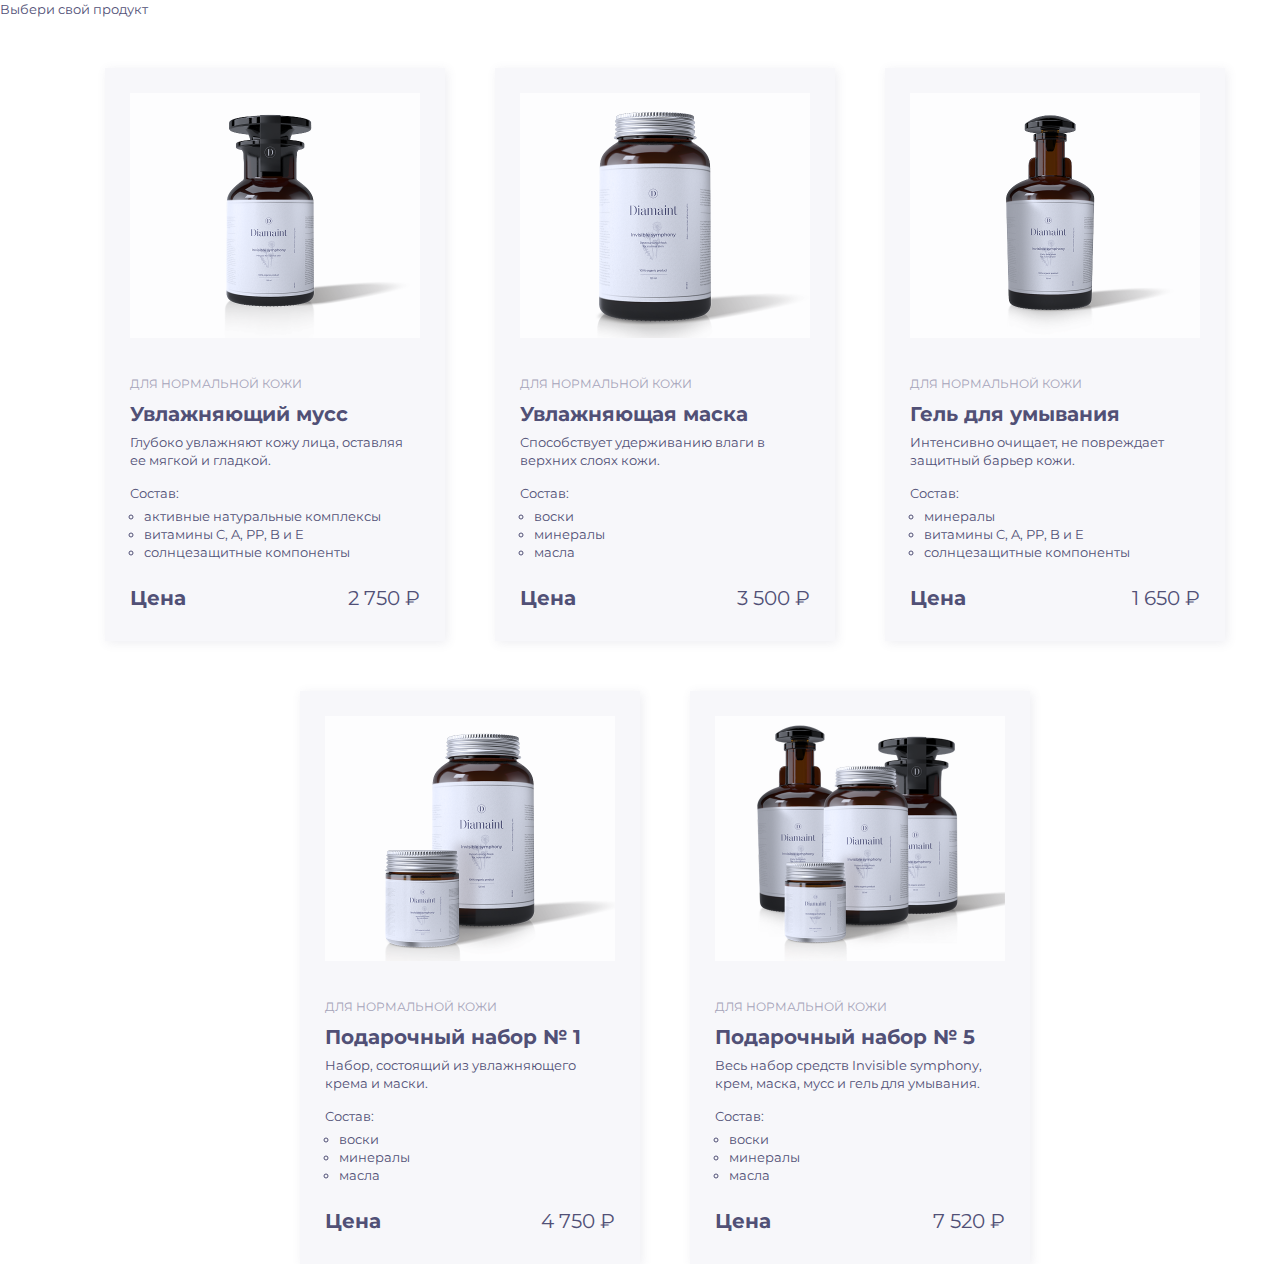
<file: verstka/index.html>
<!DOCTYPE html>
<html lang="en">

<head>
  <meta charset="UTF-8">
  <meta name="viewport" content="width=device-width, initial-scale=1.0">
  <title>Product Card</title>
  <link rel="stylesheet" href="style.css">
  <link rel="preconnect" href="https://fonts.googleapis.com">
  <link rel="preconnect" href="https://fonts.gstatic.com" crossorigin>
  <link href="https://fonts.googleapis.com/css2?family=Montserrat:ital,wght@0,100..900;1,100..900&display=swap"
    rel="stylesheet">
</head>

<body>
  <h1 class="main-headline">Выбери свой продукт</h1>
  <ul class="all-product-cards">
    <li>
      <div class="card-container">
        <img src="img/moiste mousse.png" alt="Фотография увлажняющего мусса" width="290" height="245">
        <span class="product-category">для нормальной кожи</span>
        <h3 class="product-name">Увлажняющий мусс</h3>
        <p class="product-description">Глубоко увлажняют кожу лица, оставляя ее мягкой и гладкой.</p>
        <span>Состав:</span>
        <ul class="product-compound">
          <li class="product-compound-item">активные натуральные комплексы</li>
          <li class="product-compound-item">витамины C, A, PP, B и E</li>
          <li class="product-compound-item">солнцезащитные компоненты</li>
        </ul>
        <div class="product-price-container">
          <span class="product-price-lable">Цена</span>
          <span class="product-price">2 750 &#8381;</span>
        </div>
      </div>
    </li>
    <li>
      <div class="card-container">
        <img src="img/moisturizing mask.png" alt="Фотография увлажняющей маски" width="290" height="245">
        <span class="product-category">для нормальной кожи</span>
        <h3 class="product-name">Увлажняющая маска</h3>
        <p class="product-description">Способствует удерживанию влаги в верхних слоях кожи.</p>
        <span>Состав:</span>
        <ul class="product-compound">
          <li class="product-compound-item">воски</li>
          <li class="product-compound-item">минералы</li>
          <li class="product-compound-item">масла</li>
        </ul>
        <div class="product-price-container">
          <span class="product-price-lable">Цена</span>
          <span class="product-price">3 500 &#8381;</span>
        </div>
      </div>
    </li>
    <li>
      <div class="card-container">
        <img src="img/cleansing gel.png" alt="Фотография геля для умывания" width="290" height="245">
        <span class="product-category">для нормальной кожи</span>
        <h3 class="product-name">Гель для умывания</h3>
        <p class="product-description">Интенсивно очищает, не повреждает защитный барьер кожи.</p>
        <span>Состав:</span>
        <ul class="product-compound">
          <li class="product-compound-item">минералы</li>
          <li class="product-compound-item">витамины C, A, PP, B и E</li>
          <li class="product-compound-item">солнцезащитные компоненты</li>
        </ul>
        <div class="product-price-container">
          <span class="product-price-lable">Цена</span>
          <span class="product-price">1 650 &#8381;</span>
        </div>
      </div>
    </li>
    <li>
      <div class="card-container">
        <img src="img/gift set1.png" alt="Фотография подарочного набора номер 1" width="290" height="245">
        <span class="product-category">для нормальной кожи</span>
        <h3 class="product-name">Подарочный набор &#8470; 1</h3>

        <p class="product-description">Набор, состоящий из увлажняющего крема и маски.</p>
        <span>Состав:</span>
        <ul class="product-compound">
          <li class="product-compound-item">воски</li>
          <li class="product-compound-item">минералы</li>
          <li class="product-compound-item">масла</li>
        </ul>
        <div class="product-price-container">
          <span class="product-price-lable">Цена</span>
          <span class="product-price">4 750 &#8381;</span>
        </div>
      </div>
    </li>
    <li>
      <div class="card-container">
        <img src="img/gift set5.png" alt="Фотография подарочного набора номер 5" width="290" height="245">
        <span class="product-category">для нормальной кожи</span>
        <h3 class="product-name">Подарочный набор &#8470; 5</h3>
        <p class="product-description">Весь набор средств Invisible symphony, крем, маска, мусс и гель для умывания.</p>
        <span>Состав:</span>
        <ul class="product-compound">
          <li class="product-compound-item">воски</li>
          <li class="product-compound-item">минералы</li>
          <li class="product-compound-item">масла</li>
        </ul>
        <div class="product-price-container">
          <span class="product-price-lable">Цена</span>
          <span class="product-price">7 520 &#8381;</span>
        </div>
      </div>
    </li>
  </ul>
</body>

</html>
</file>
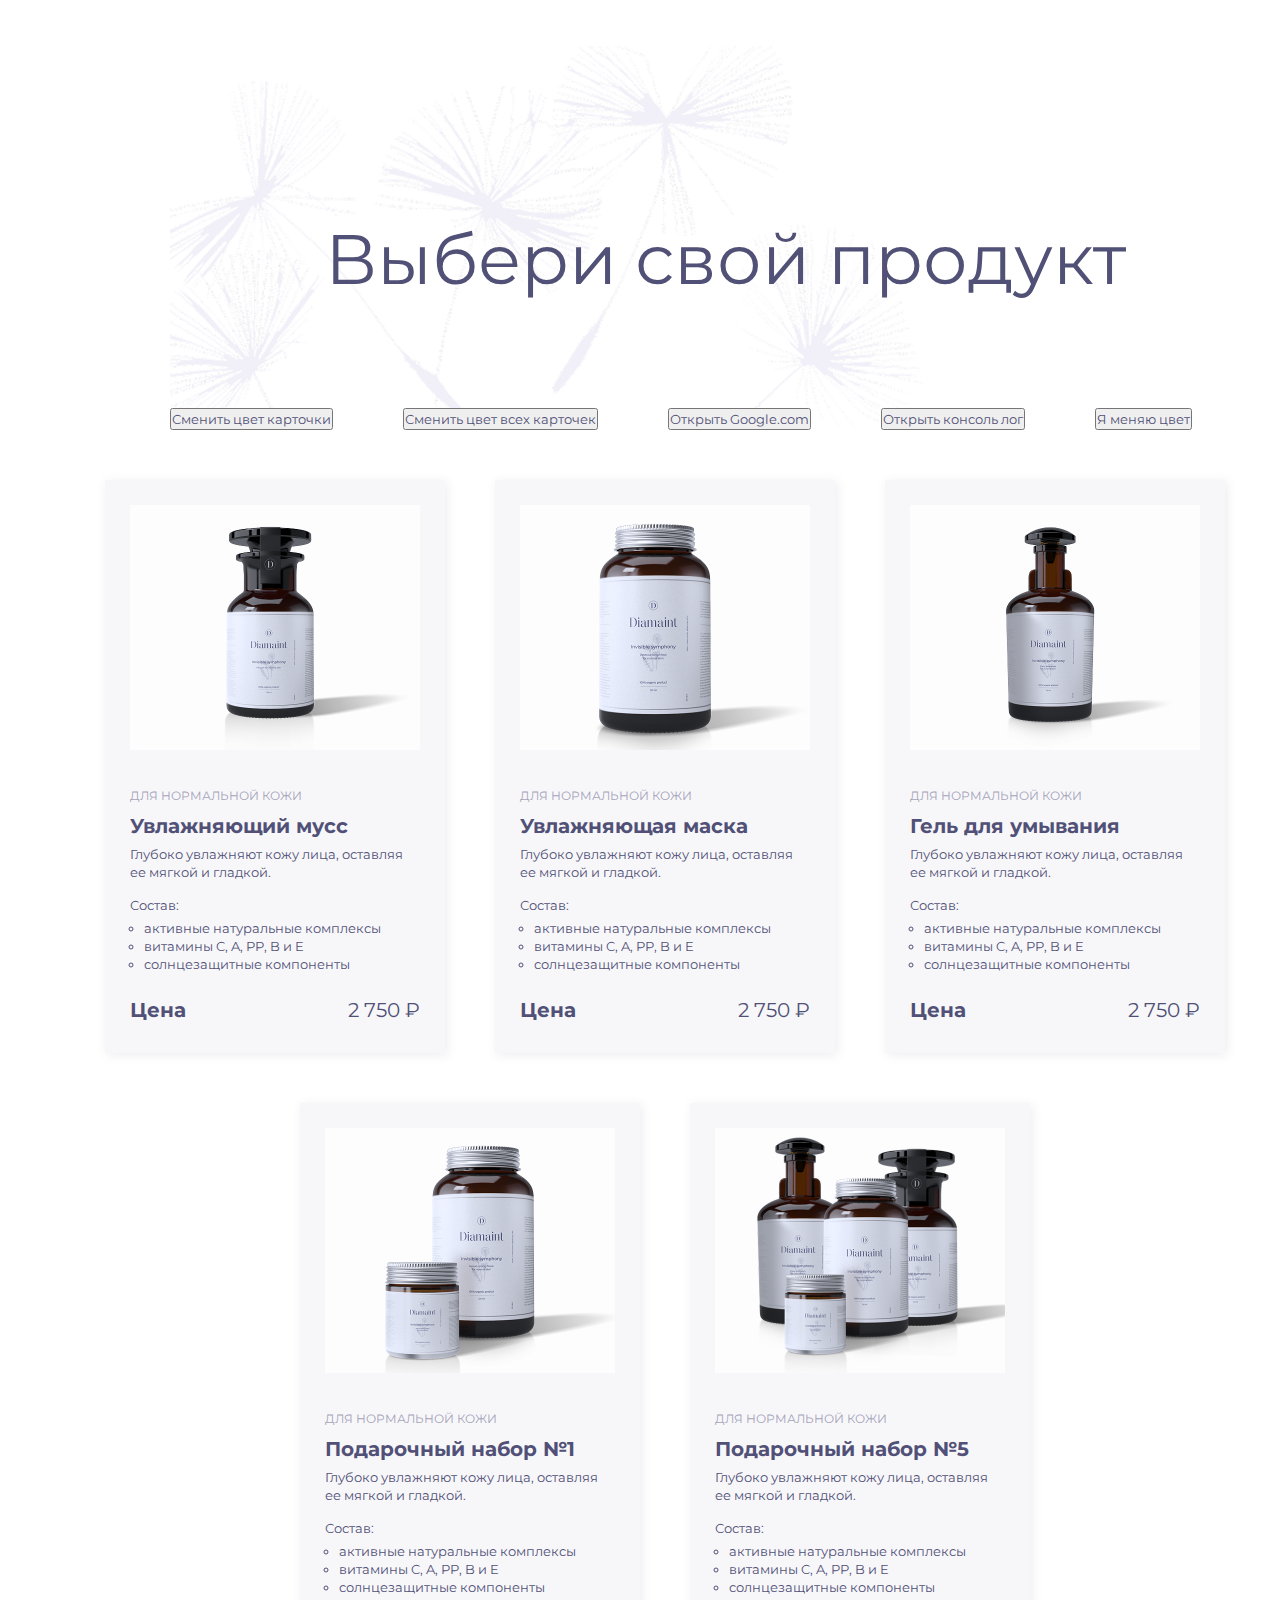
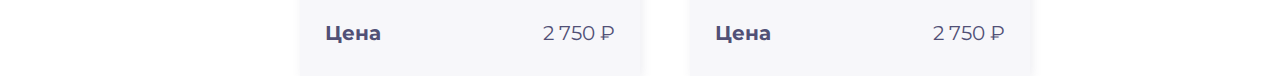
<file: indeх.html>
<!DOCTYPE html>
<html lang="en">

<head>
  <meta charset="UTF-8">
  <meta name="viewport" content="width=device-width, initial-scale=1.0">
  <title>Product Card</title>
  <link rel="stylesheet" href="style.css">
  <link rel="preconnect" href="https://fonts.googleapis.com">
  <link rel="preconnect" href="https://fonts.gstatic.com" crossorigin>
  <link href="https://fonts.googleapis.com/css2?family=Montserrat:ital,wght@0,100..900;1,100..900&display=swap"
    rel="stylesheet">
</head>

<body>
  <div class="bg-container">
    <h1 class="headline">Выбери свой продукт</h1>
    <div class="btn-list">
      <button id="card-color-switch-btn">Сменить цвет карточки</button>
      <button id="all-card-color-switch-btn">Сменить цвет всех карточек</button>
      <button id="open-page-google-btn">Открыть Google.com</button>
      <button id="output-log-btn">Открыть консоль лог</button>
      <button id="change-color-btn">Я меняю цвет</button>
    </div>
  </div>
  <ul class="all-product-cards">
    <li class="card-container">
      <img src="images/damp-mousse.png" alt="Увлажняющий мусс" width="290" height="245">
      <span class="product-category">для нормальной кожи</span>
      <h3 class="product-name">Увлажняющий мусс</h3>
      <p class="product-description">Глубоко увлажняют кожу лица, оставляя ее мягкой и гладкой.</p>
      <span>Состав:</span>
      <ul class="product-compound">
        <li class="product-compound-item">активные натуральные комплексы</li>
        <li class="product-compound-item">витамины C, A, PP, B и E</li>
        <li class="product-compound-item">солнцезащитные компоненты</li>
      </ul>
      <div class="product-price-container">
        <span class="product-price-label">Цена</span>
        <span class="product-price">2 750 &#8381;</span>
      </div>
    </li>
    <li class="card-container">
      <img src="images/moist-mask.png" alt="Увлажняющая маска" width="290" height="245">
      <span class="product-category">для нормальной кожи</span>
      <h3 class="product-name">Увлажняющая маска</h3>
      <p class="product-description">Глубоко увлажняют кожу лица, оставляя ее мягкой и гладкой.</p>
      <span>Состав:</span>
      <ul class="product-compound">
        <li class="product-compound-item">активные натуральные комплексы</li>
        <li class="product-compound-item">витамины C, A, PP, B и E</li>
        <li class="product-compound-item">солнцезащитные компоненты</li>
      </ul>
      <div class="product-price-container">
        <span class="product-price-label">Цена</span>
        <span class="product-price">2 750 &#8381;</span>
      </div>
    </li>
    <li class="card-container">
      <img src="images/сlean-gel.png" alt="Гель для умывания" width="290" height="245">
      <span class="product-category">для нормальной кожи</span>
      <h3 class="product-name">Гель для умывания</h3>
      <p class="product-description">Глубоко увлажняют кожу лица, оставляя ее мягкой и гладкой.</p>
      <span>Состав:</span>
      <ul class="product-compound">
        <li class="product-compound-item">активные натуральные комплексы</li>
        <li class="product-compound-item">витамины C, A, PP, B и E</li>
        <li class="product-compound-item">солнцезащитные компоненты</li>
      </ul>
      <div class="product-price-container">
        <span class="product-price-label">Цена</span>
        <span class="product-price">2 750 &#8381;</span>
      </div>
    </li>
    <li class="card-container">
      <img src="images/gift-set-1.png" alt="Подарочный набор №1" width="290" height="245">
      <span class="product-category">для нормальной кожи</span>
      <h3 class="product-name">Подарочный набор №1</h3>
      <p class="product-description">Глубоко увлажняют кожу лица, оставляя ее мягкой и гладкой.</p>
      <span>Состав:</span>
      <ul class="product-compound">
        <li class="product-compound-item">активные натуральные комплексы</li>
        <li class="product-compound-item">витамины C, A, PP, B и E</li>
        <li class="product-compound-item">солнцезащитные компоненты</li>
      </ul>
      <div class="product-price-container">
        <span class="product-price-label">Цена</span>
        <span class="product-price">2 750 &#8381;</span>
      </div>
    </li>
    <li class="card-container">
      <img src="images/gift-set-5.png" alt="Подарочный набор №5" width="290" height="245">
      <span class="product-category">для нормальной кожи</span>
      <h3 class="product-name">Подарочный набор №5</h3>
      <p class="product-description">Глубоко увлажняют кожу лица, оставляя ее мягкой и гладкой.</p>
      <span>Состав:</span>
      <ul class="product-compound">
        <li class="product-compound-item">активные натуральные комплексы</li>
        <li class="product-compound-item">витамины C, A, PP, B и E</li>
        <li class="product-compound-item">солнцезащитные компоненты</li>
      </ul>
      <div class="product-price-container">
        <span class="product-price-label">Цена</span>
        <span class="product-price">2 750 &#8381;</span>
      </div>
    </li>
  </ul>
  <script src="main.js"></script>
  <script src="homework-5.js"></script>
  <script src="homework-6.js"></script>
</body>
</file>
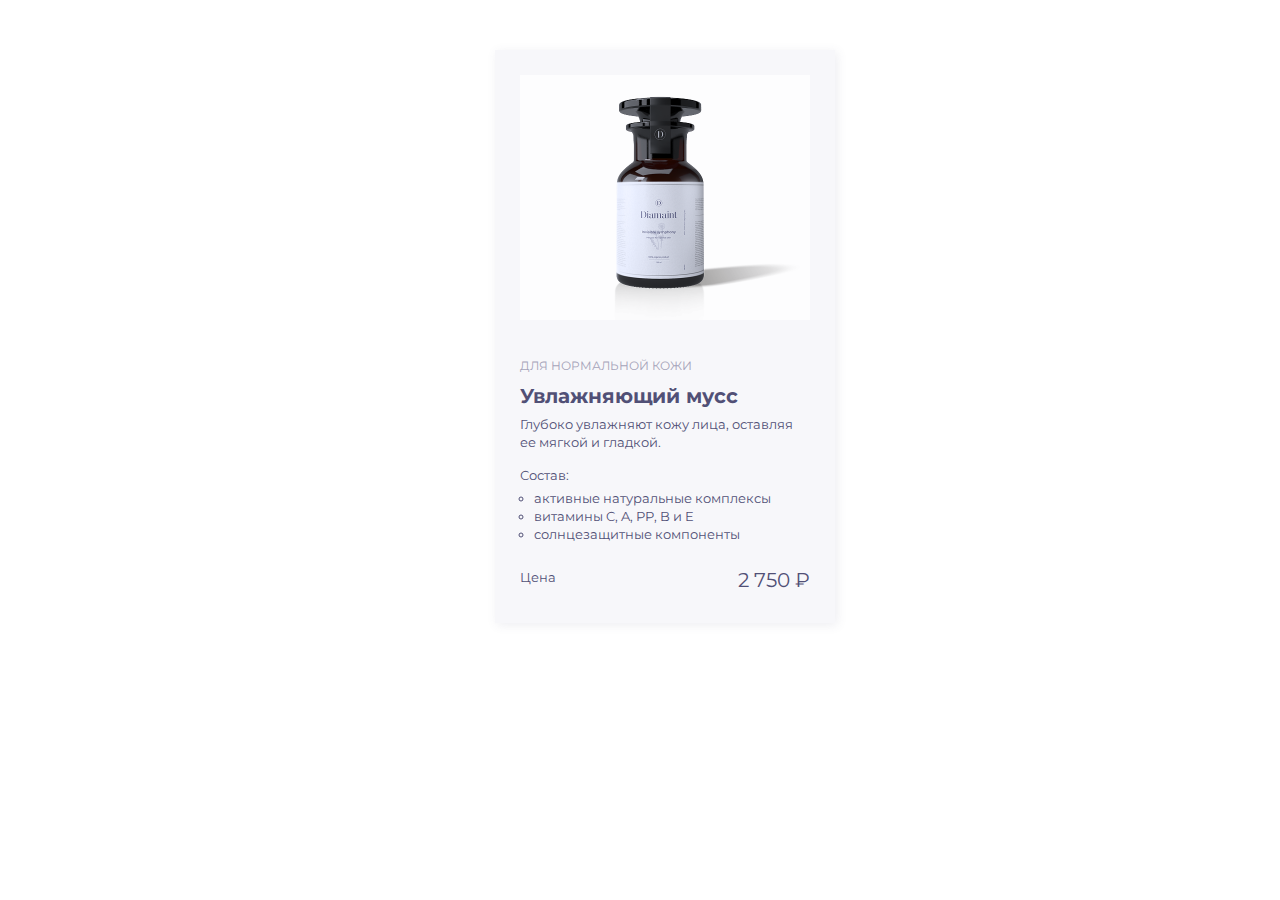
<file: verstka/indeх.html>
<!DOCTYPE html>
<html lang="en">

<head>
  <meta charset="UTF-8">
  <meta name="viewport" content="width=device-width, initial-scale=1.0">
  <title>Product Card</title>
  <link rel="stylesheet" href="style.css">
  <link rel="preconnect" href="https://fonts.googleapis.com">
  <link rel="preconnect" href="https://fonts.gstatic.com" crossorigin>
  <link href="https://fonts.googleapis.com/css2?family=Montserrat:ital,wght@0,100..900;1,100..900&display=swap"
    rel="stylesheet">
</head>

<body>
  <ul class="all-product-cards">
    <li class="card-container">
         <img src="images/damp-mousse.png" alt="Увлажняющий мусс" width="290" height="245">
      <span class="product-category">для нормальной кожи</span>
      <h3 class="product-name">Увлажняющий мусс</h3>
      <p class="product-description">Глубоко увлажняют кожу лица, оставляя ее мягкой и гладкой.</p>
      <span>Состав:</span>
      <ul class="product-compound">
        <li class="product-compound-item">активные натуральные комплексы</li>
        <li class="product-compound-item">витамины C, A, PP, B и E</li>
        <li class="product-compound-item">солнцезащитные компоненты</li>
      </ul>
      <div class="product-price-container">
        <span class="product-price-label">Цена</span>
        <span class="product-price">2 750 &#8381;</span>
      </div>
    </li>
  </ul>
</body>
</file>
<file: verstka/style.css>
* {
    box-sizing: border-box;
    margin: 0px;
    padding: 0px;
    font-family: "Montserrat", Arial;
    font-size: 13px;
    line-height: 18px;
    color: #515076;
    font-weight: 400
}

.card-container {
    width: 340px;
    height: 573px;
    padding: 25px;
    background-color:#F7F7FA;
    box-shadow: 2px 2px 10px 0px #5150761A;
    margin-left: 50px;
    margin-top: 50px;
    }

.product-category {
    font-size: 12px;
    line-height: 24px;
    text-transform: uppercase;
    color: #A5A3B9;
    margin-top: 30px;
    margin-bottom: 5px;
    display: block;
    }

.product-name {
    font-weight: 700;
    font-size: 20px;
    line-height: 27px;
    margin-bottom: 5px;
}

.product-description {
    margin-bottom: 15px;
}

.product-compound {
    margin-top: 5px;
    list-style: circle;
    margin-bottom: 25px;
}

.product-compound-item {
    margin-left: 14px;
}

.product-price-lable {
    font-weight: 700;
    font-size: 20px;
    line-height: 24px;
}

.product-price {
    font-weight: 400;
    font-size: 20px;
    line-height: 24px;
}

.product-price-container {
    display: flex;
    justify-content: space-between;
}

.all-product-cards {
    display: flex;
    flex-wrap: wrap;
    list-style-type: none;
    margin: auto;
    justify-content: center;
}
</file>
<file: style.css>
* {
  box-sizing: border-box;
  margin: 0px;
  padding: 0px;
  font-family: "Montserrat", Arial;
  font-size: 13px;
  line-height: 18px;
  color: #515076;
  font-weight: 400
}

.card-container {
  width: 340px;
  height: 573px;
  padding: 25px;
  background-color: #F7F7FA;
  box-shadow: 2px 2px 10px 0px #5150761A;
  margin-left: 50px;
  margin-top: 50px;
}

.product-category {
  font-size: 12px;
  line-height: 24px;
  text-transform: uppercase;
  color: #A5A3B9;
  margin-top: 30px;
  margin-bottom: 5px;
  display: block;
}

.product-name {
  font-weight: 700;
  font-size: 20px;
  line-height: 27px;
  margin-bottom: 5px;
}

.product-description {
  margin-bottom: 15px;
}

.product-compound {
  margin-top: 5px;
  list-style: circle;
  margin-bottom: 25px;
}

.product-compound-item {
  margin-left: 14px;
}

.product-price-label {
  font-weight: 700;
  font-size: 20px;
  line-height: 24px;
}

.product-price {
  font-weight: 400;
  font-size: 20px;
  line-height: 24px;
}

.product-price-container {
  display: flex;
  justify-content: space-between;
}

.all-product-cards {
  display: flex;
  flex-wrap: wrap;
  list-style-type: none;
  margin: auto;
  justify-content: center;
}

.headline {
  font-weight: 400;
  font-size: 70px;
  line-height: 78px;
  text-align: center;
  width: 846px;
  height: 78px;
  margin: 220px 0px 110px 132px;
}

.bg-container {
  background-image: url("/images/bg-flowers.png");
  background-position: left top;
  background-size: 790px 697px;
  align-content: center;
  background-repeat: no-repeat;
  margin-left: 170px;
}

.btn-list {
  display: flex;
  gap: 70px;
}

.dark-color {
  background-color: #8989b1;
}
</file>
